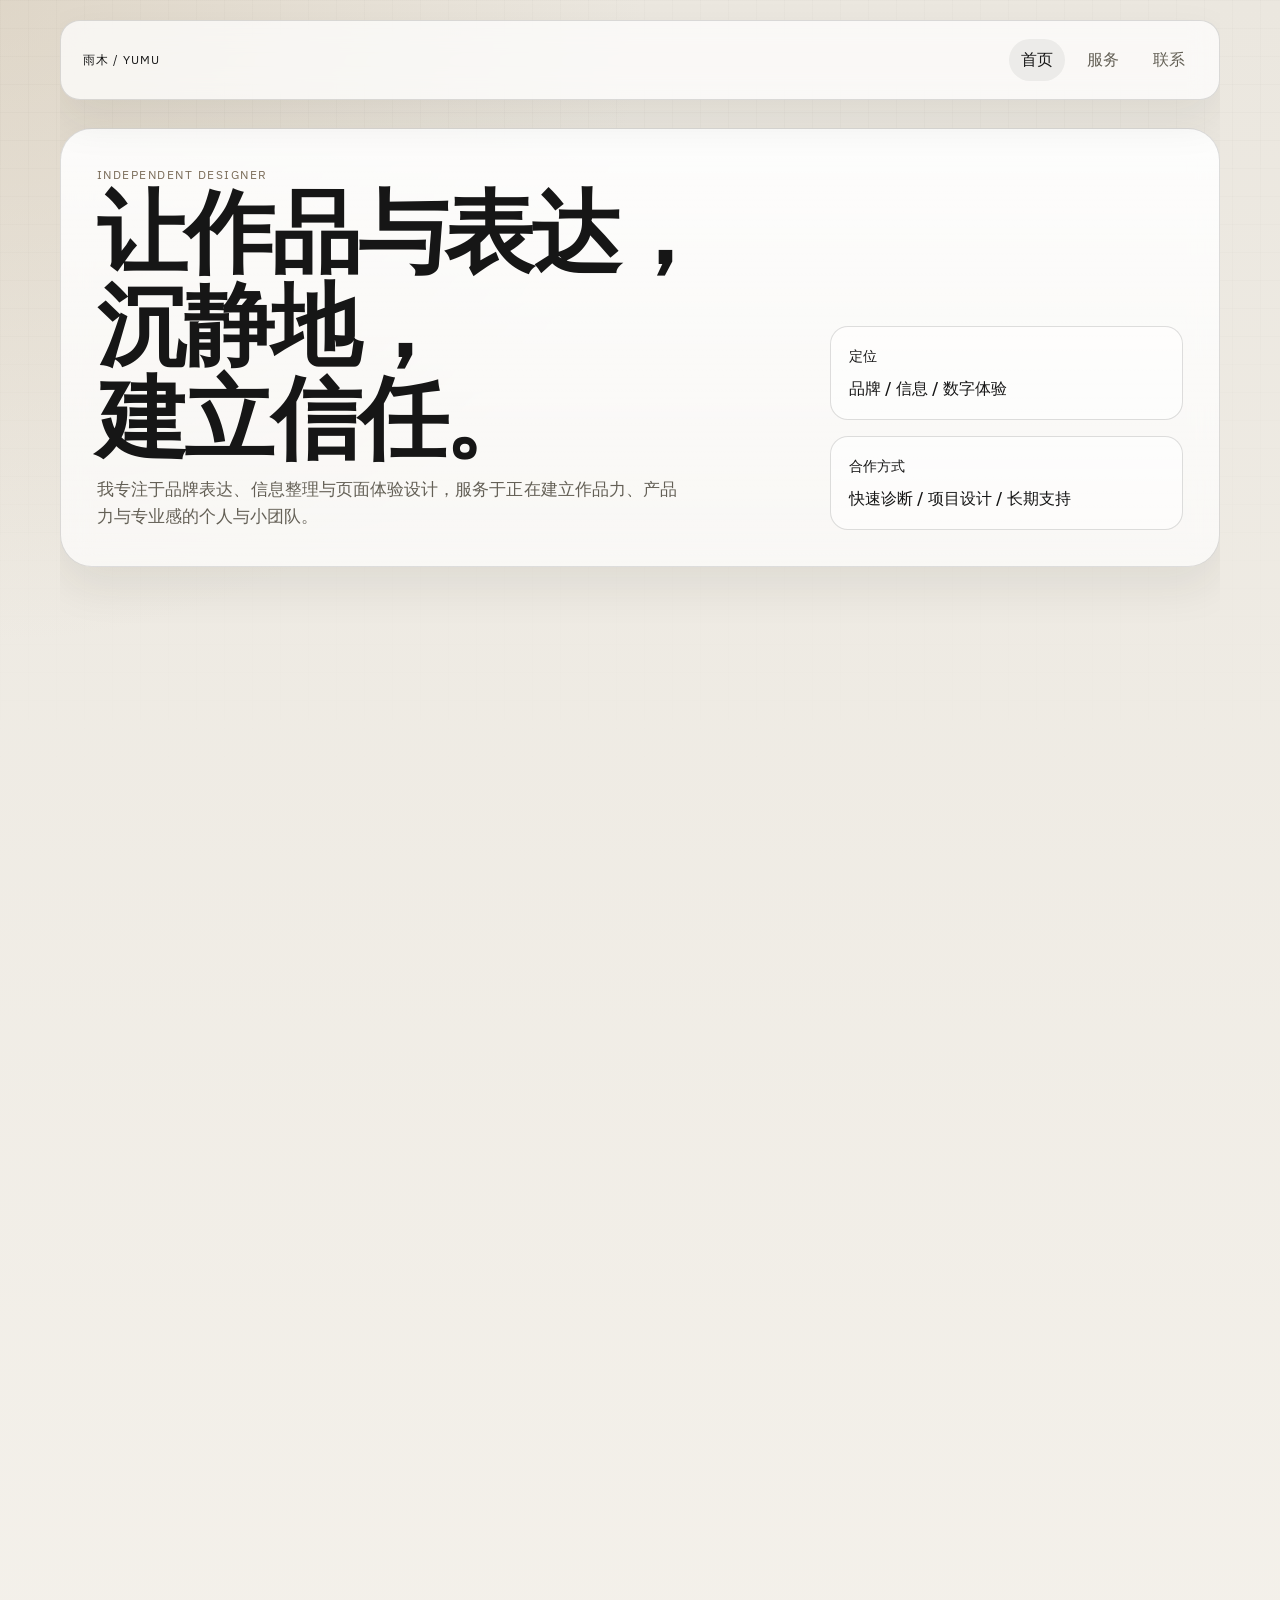
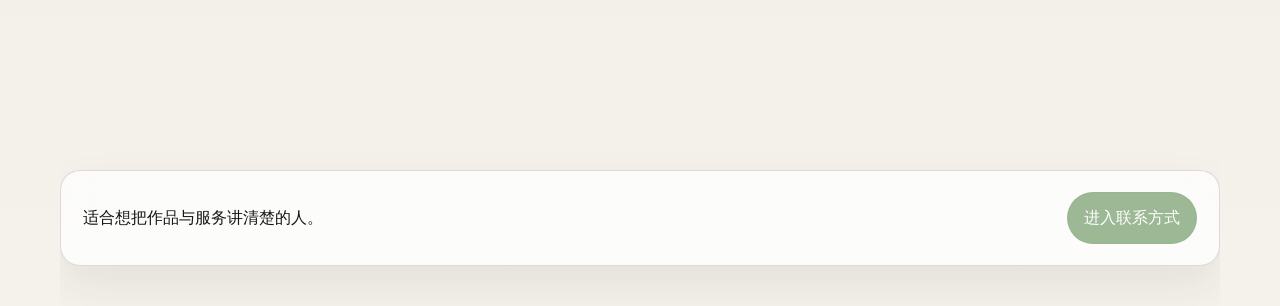
<file: index.html>
<!DOCTYPE html>
<html lang="zh-CN">
<head>
  <meta charset="UTF-8">
  <meta name="viewport" content="width=device-width, initial-scale=1.0, viewport-fit=cover">
  <title>个人品牌网站 | 设计作品与服务</title>
  <meta
    name="description"
    content="简洁、理性的个人品牌网站首页，用于展示设计作品、服务能力与合作方式。"
  >
  <link rel="preconnect" href="https://fonts.googleapis.com">
  <link rel="preconnect" href="https://fonts.gstatic.com" crossorigin>
  <link
    href="https://fonts.googleapis.com/css2?family=IBM+Plex+Sans:wght@400;500;600&family=Newsreader:opsz,wght@6..72,500;6..72,600&display=swap"
    rel="stylesheet"
  >
  <link rel="stylesheet" href="styles.css">
</head>
<body>
  <div class="intro-overlay" aria-hidden="true">
    <div class="intro-mark">
      <p class="intro-cn">雨木</p>
      <p class="intro-en">YUMU</p>
    </div>
  </div>
  <div class="site-shell">
    <header class="site-header">
      <a class="brand" href="index.html">雨木 / YUMU</a>
      <nav class="site-nav" aria-label="主导航">
        <a href="index.html" aria-current="page">首页</a>
        <a href="services.html">服务</a>
        <a href="contact.html">联系</a>
      </nav>
    </header>

    <main>
      <section class="hero reveal is-visible">
        <div class="hero-copy">
          <p class="eyebrow">Independent Designer</p>
          <h1>让作品与表达，<br>沉静地，<br>建立信任。</h1>
          <p class="lead">
            我专注于品牌表达、信息整理与页面体验设计，服务于正在建立作品力、产品力与专业感的个人与小团队。
          </p>
        </div>
        <div class="hero-meta">
          <div class="metric">
            <span>定位</span>
            <strong>品牌 / 信息 / 数字体验</strong>
          </div>
          <div class="metric">
            <span>合作方式</span>
            <strong>快速诊断 / 项目设计 / 长期支持</strong>
          </div>
        </div>
      </section>

      <section class="section-grid reveal">
        <div class="section-intro reveal-soft">
          <p class="eyebrow">Selected Works</p>
          <h2>服务内容</h2>
        </div>
        <div class="cards cards-works">
          <article class="card work-card reveal-soft">
            <video
              class="card-visual js-card-video"
              autoplay
              muted
              loop
              playsinline
              webkit-playsinline="true"
              x5-playsinline="true"
              x5-video-player-type="h5-page"
              x5-video-player-fullscreen="false"
              preload="auto"
              disablepictureinpicture
            >
              <source src="assets/videos/1.mp4" type="video/mp4">
            </video>
            <div class="card-body">
              <p class="card-tag">品牌系统</p>
              <h3>咨询型个人品牌重塑</h3>
              <p>
                围绕信任感与专业密度，重构品牌叙事、视觉语言与官网落点，让访问者更快理解“你是谁、能解决什么问题”。
              </p>
            </div>
          </article>

          <article class="card work-card reveal-soft delay-1">
            <video
              class="card-visual js-card-video"
              autoplay
              muted
              loop
              playsinline
              webkit-playsinline="true"
              x5-playsinline="true"
              x5-video-player-type="h5-page"
              x5-video-player-fullscreen="false"
              preload="auto"
              disablepictureinpicture
            >
              <source src="assets/videos/2.mp4" type="video/mp4">
            </video>
            <div class="card-body">
              <p class="card-tag">网站体验</p>
              <h3>作品集网站与转化路径设计</h3>
              <p>
                从页面节奏、案例组织到服务入口，建立更清晰的浏览路线，让作品展示与业务转化不是两件分开的事。
              </p>
            </div>
          </article>

          <article class="card work-card reveal-soft delay-2">
            <video
              class="card-visual js-card-video"
              autoplay
              muted
              loop
              playsinline
              webkit-playsinline="true"
              x5-playsinline="true"
              x5-video-player-type="h5-page"
              x5-video-player-fullscreen="false"
              preload="auto"
              disablepictureinpicture
            >
              <source src="assets/videos/3.mp4" type="video/mp4">
            </video>
            <div class="card-body">
              <p class="card-tag">信息整理</p>
              <h3>复杂服务内容的可读化表达</h3>
              <p>
                通过模块化内容结构和理性排版，把抽象的方法论、流程与专业服务，转译成容易判断和信任的信息界面。
              </p>
            </div>
          </article>
        </div>
      </section>

      <section class="section-grid section-accent reveal">
        <div class="section-intro reveal-soft">
          <p class="eyebrow">Service Highlight</p>
          <h2>快速诊断 49.9</h2>
        </div>
        <div class="feature-panel reveal-soft delay-1">
          <p class="feature-text">
            面向个人品牌主页、作品集、落地页或服务介绍页的轻量诊断服务。你会获得一份聚焦问题优先级的建议，快速识别当前表达中最影响信任感、可读性与转化的关键环节。
          </p>
          <div class="feature-list">
            <div>
              <span>适合对象</span>
              <strong>作品集不知道怎么改、反复修改也找不到方向的人</strong>
            </div>
            <div>
              <span>交付形式</span>
              <strong>诊断摘要 + 结构建议 + 3 个优先动作</strong>
            </div>
            <div>
              <span>价格</span>
              <strong>49.9</strong>
            </div>
          </div>
          <a class="button" href="services.html">查看服务详情</a>
        </div>
      </section>

      <section class="section-grid section-judgement reveal">
        <div class="section-intro reveal-soft">
          <p class="eyebrow">Why Work Together</p>
          <h2>我提供的不只是视觉，<br>而是判断与取舍。</h2>
        </div>
        <div class="notes">
          <article class="note reveal-soft">
            <h3>聚焦本质问题</h3>
            <p>优先处理品牌表达不清、页面层级混乱、作品缺少说服力等根因，而不是只做表层美化。</p>
          </article>
          <article class="note reveal-soft delay-1">
            <h3>解决“看起来不专业”</h3>
            <p>帮你理顺页面结构和视觉重点，减少杂乱、堆砌和自我感动式表达，让整体观感更成熟、更可信。</p>
          </article>
          <article class="note reveal-soft delay-2">
            <h3>解决“改了很多还是没效果”</h3>
            <p>帮你找到真正影响理解和转化的关键问题，避免反复改细节却始终抓不住重点，让修改更有方向。</p>
          </article>
        </div>
      </section>
    </main>

    <footer class="site-footer">
      <p>适合想把作品与服务讲清楚的人。</p>
      <a href="contact.html">进入联系方式</a>
    </footer>
  </div>
  <script src="script.js"></script>
</body>
</html>
</file>
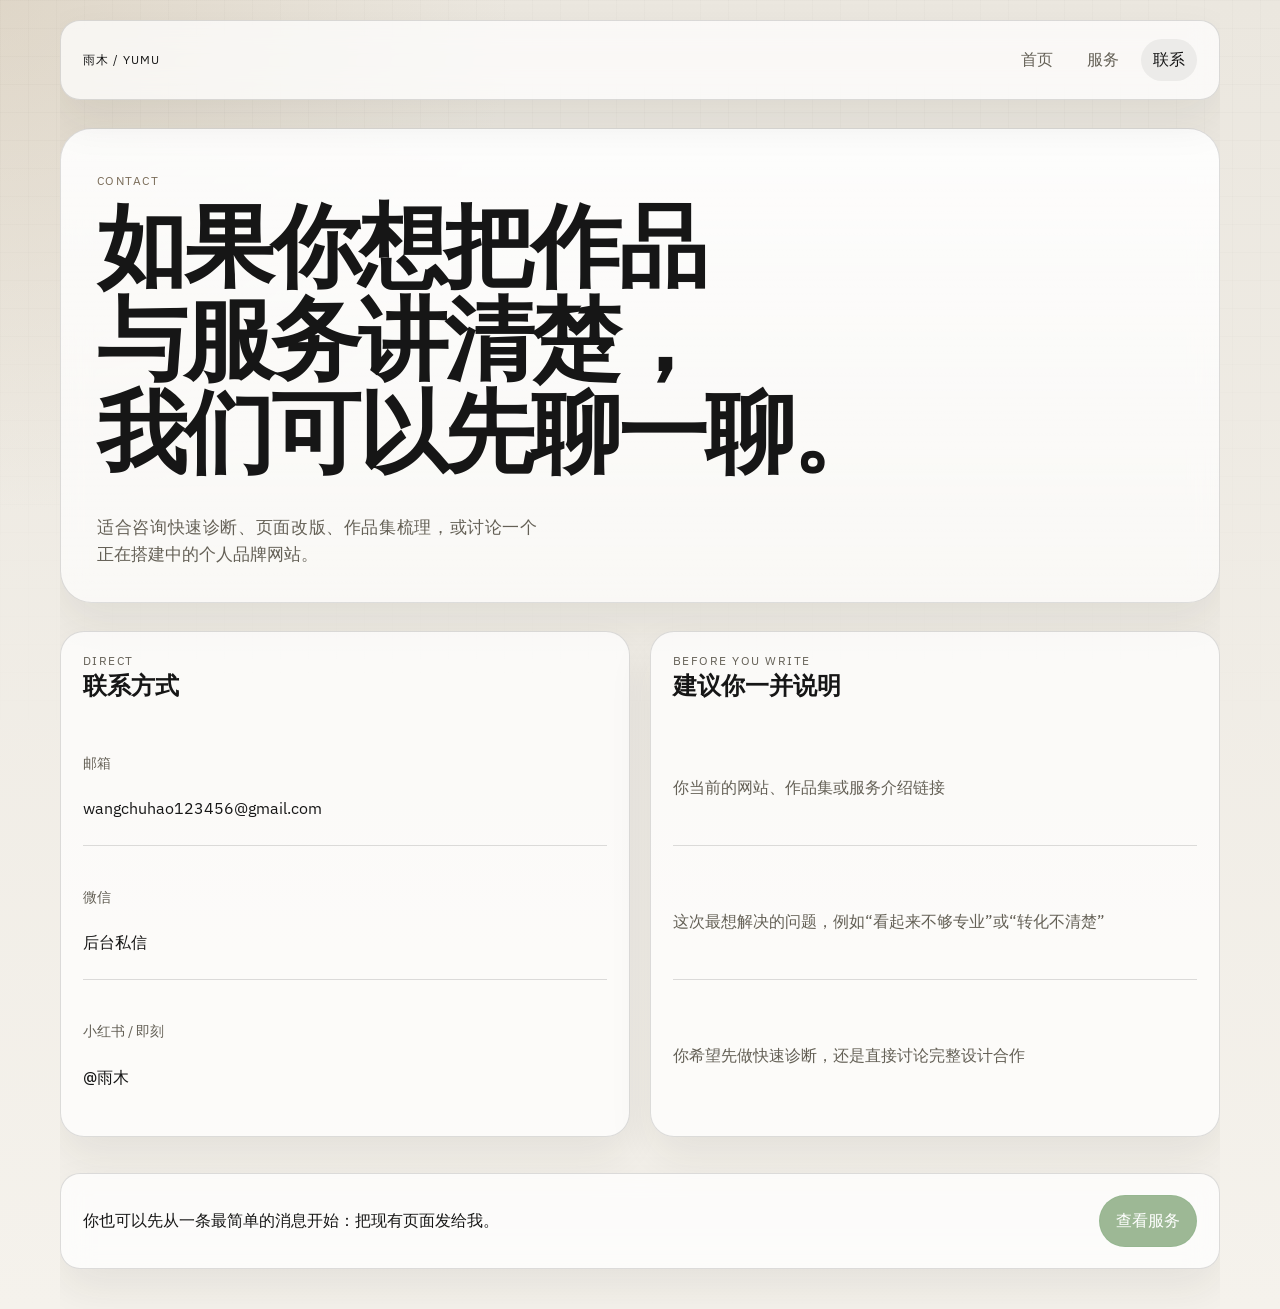
<file: contact.html>
<!DOCTYPE html>
<html lang="zh-CN">
<head>
  <meta charset="UTF-8">
  <meta name="viewport" content="width=device-width, initial-scale=1.0, viewport-fit=cover">
  <title>联系 | 个人品牌网站</title>
  <meta
    name="description"
    content="通过邮箱、微信或社交平台发起合作咨询，适合个人品牌与设计服务沟通。"
  >
  <link rel="preconnect" href="https://fonts.googleapis.com">
  <link rel="preconnect" href="https://fonts.gstatic.com" crossorigin>
  <link
    href="https://fonts.googleapis.com/css2?family=IBM+Plex+Sans:wght@400;500;600&family=Newsreader:opsz,wght@6..72,500;6..72,600&display=swap"
    rel="stylesheet"
  >
  <link rel="stylesheet" href="styles.css">
</head>
<body>
  <div class="site-shell">
    <header class="site-header">
      <a class="brand" href="index.html">雨木 / YUMU</a>
      <nav class="site-nav" aria-label="主导航">
        <a href="index.html">首页</a>
        <a href="services.html">服务</a>
        <a href="contact.html" aria-current="page">联系</a>
      </nav>
    </header>

    <main>
      <section class="page-hero reveal is-visible">
        <p class="eyebrow">Contact</p>
        <h1>如果你想把作品与服务讲清楚，<br>我们可以先聊一聊。</h1>
        <p class="lead narrow">
          适合咨询快速诊断、页面改版、作品集梳理，或讨论一个正在搭建中的个人品牌网站。
        </p>
      </section>

      <section class="contact-layout reveal">
        <article class="contact-card reveal-soft">
          <p class="card-tag">Direct</p>
          <h2>联系方式</h2>
          <ul class="contact-list">
            <li>
              <span>邮箱</span>
              <a href="mailto:wangchuhao123456@gmail.com">wangchuhao123456@gmail.com</a>
            </li>
            <li>
              <span>微信</span>
              <strong>后台私信</strong>
            </li>
            <li>
              <span>小红书 / 即刻</span>
              <strong>@雨木</strong>
            </li>
          </ul>
        </article>

        <article class="contact-card reveal-soft delay-1">
          <p class="card-tag">Before You Write</p>
          <h2>建议你一并说明</h2>
          <ul class="brief-list">
            <li>你当前的网站、作品集或服务介绍链接</li>
            <li>这次最想解决的问题，例如“看起来不够专业”或“转化不清楚”</li>
            <li>你希望先做快速诊断，还是直接讨论完整设计合作</li>
          </ul>
        </article>
      </section>
    </main>

    <footer class="site-footer">
      <p>你也可以先从一条最简单的消息开始：把现有页面发给我。</p>
      <a href="services.html">查看服务</a>
    </footer>
  </div>
  <script src="script.js"></script>
</body>
</html>
</file>
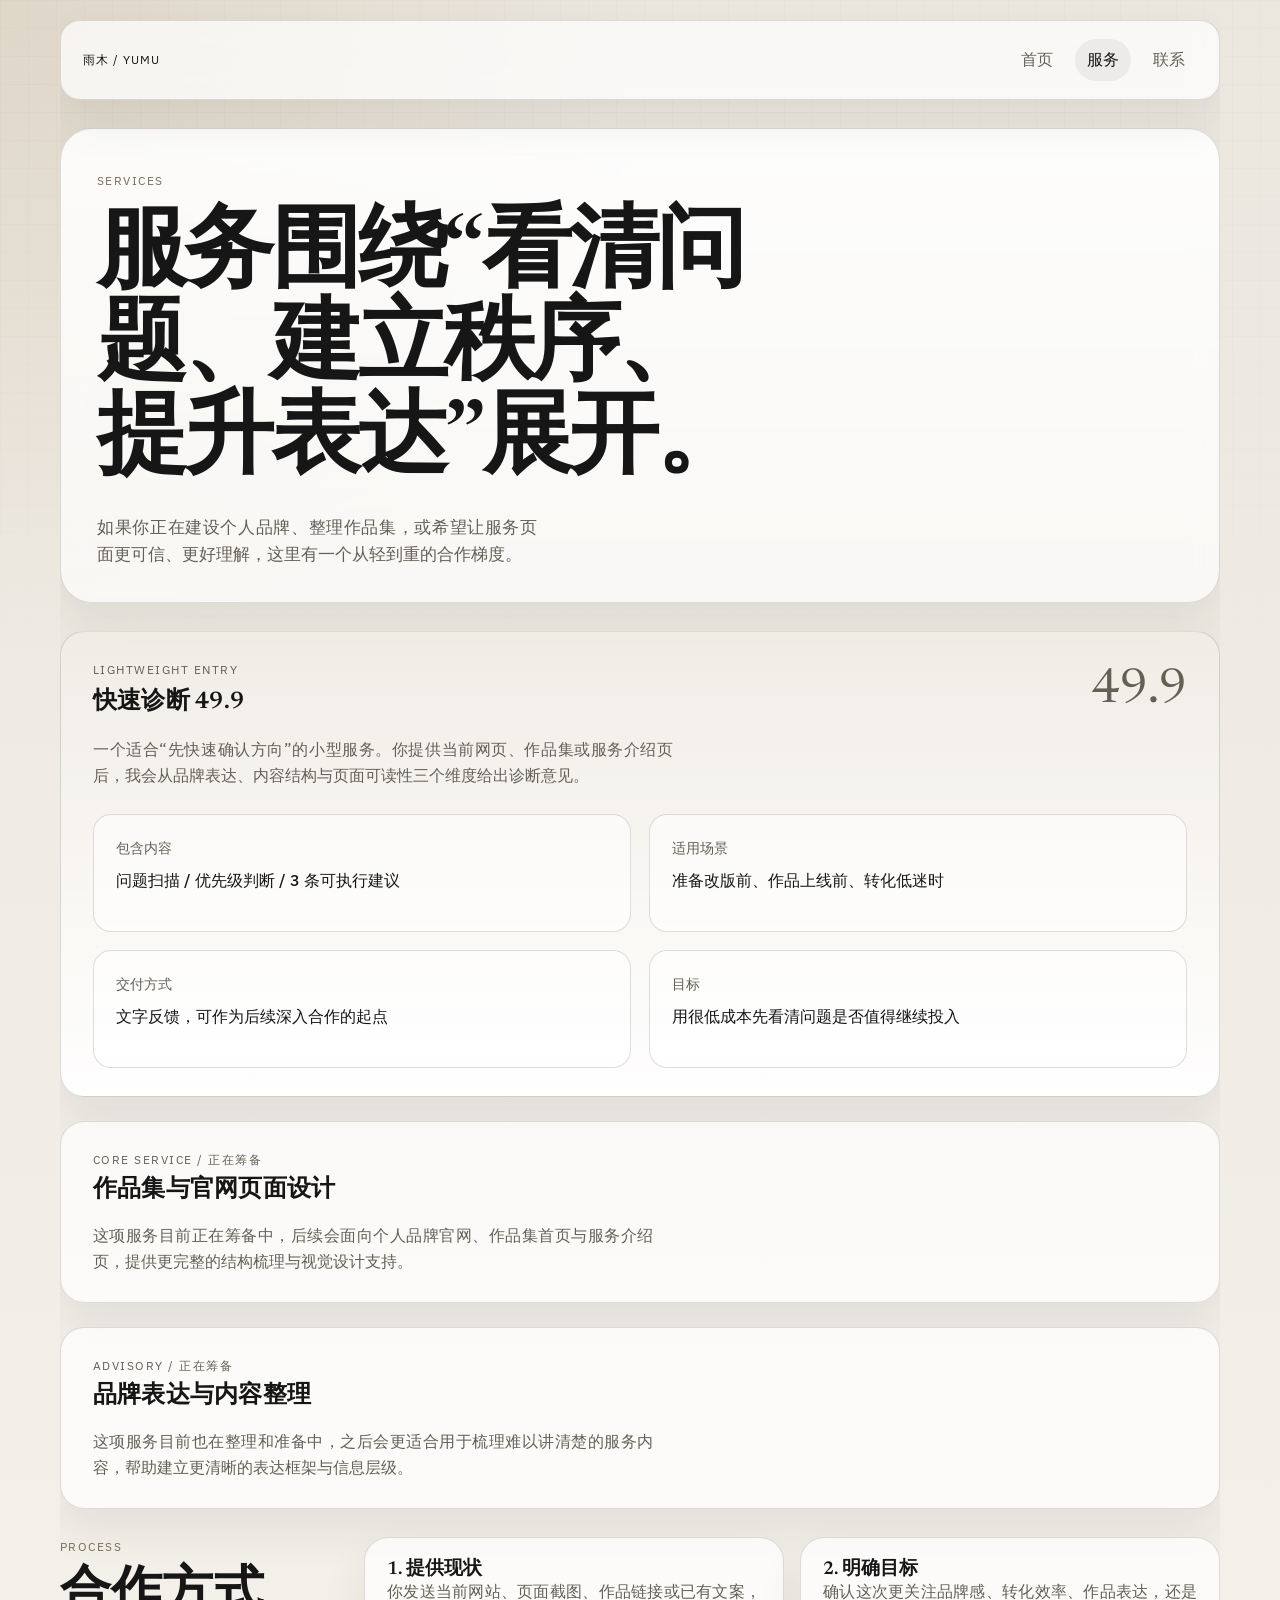
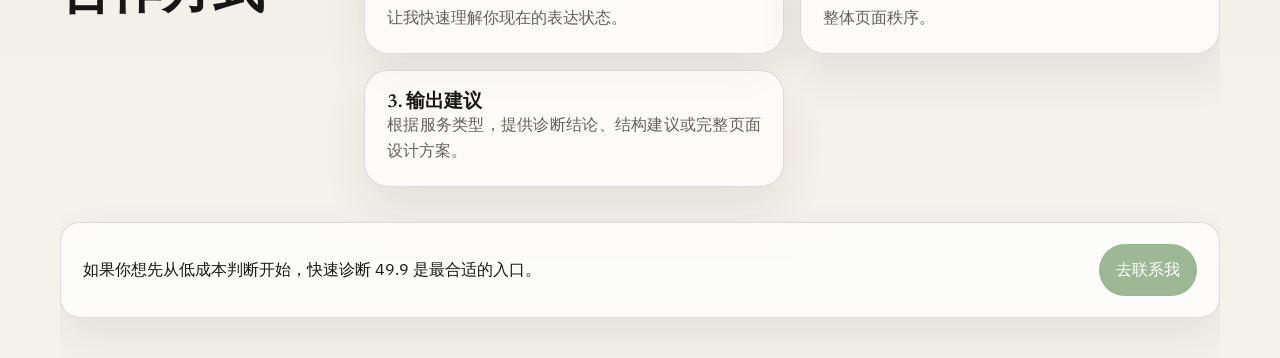
<file: services.html>
<!DOCTYPE html>
<html lang="zh-CN">
<head>
  <meta charset="UTF-8">
  <meta name="viewport" content="width=device-width, initial-scale=1.0, viewport-fit=cover">
  <title>服务 | 个人品牌网站</title>
  <meta
    name="description"
    content="查看快速诊断 49.9 与设计服务内容，了解合作对象、交付方式和合作流程。"
  >
  <link rel="preconnect" href="https://fonts.googleapis.com">
  <link rel="preconnect" href="https://fonts.gstatic.com" crossorigin>
  <link
    href="https://fonts.googleapis.com/css2?family=IBM+Plex+Sans:wght@400;500;600&family=Newsreader:opsz,wght@6..72,500;6..72,600&display=swap"
    rel="stylesheet"
  >
  <link rel="stylesheet" href="styles.css">
</head>
<body>
  <div class="site-shell">
    <header class="site-header">
      <a class="brand" href="index.html">雨木 / YUMU</a>
      <nav class="site-nav" aria-label="主导航">
        <a href="index.html">首页</a>
        <a href="services.html" aria-current="page">服务</a>
        <a href="contact.html">联系</a>
      </nav>
    </header>

    <main>
      <section class="page-hero reveal is-visible">
        <p class="eyebrow">Services</p>
        <h1>服务围绕“看清问题、建立秩序、提升表达”展开。</h1>
        <p class="lead narrow">
          如果你正在建设个人品牌、整理作品集，或希望让服务页面更可信、更好理解，这里有一个从轻到重的合作梯度。
        </p>
      </section>

      <section class="service-stack reveal">
        <article class="service-card featured-service reveal-soft">
          <div class="service-head">
            <div>
              <p class="card-tag">Lightweight Entry</p>
              <h2>快速诊断 49.9</h2>
            </div>
            <p class="price">49.9</p>
          </div>
          <p>
            一个适合“先快速确认方向”的小型服务。你提供当前网页、作品集或服务介绍页后，我会从品牌表达、内容结构与页面可读性三个维度给出诊断意见。
          </p>
          <div class="two-col-list">
            <div>
              <span>包含内容</span>
              <strong>问题扫描 / 优先级判断 / 3 条可执行建议</strong>
            </div>
            <div>
              <span>适用场景</span>
              <strong>准备改版前、作品上线前、转化低迷时</strong>
            </div>
            <div>
              <span>交付方式</span>
              <strong>文字反馈，可作为后续深入合作的起点</strong>
            </div>
            <div>
              <span>目标</span>
              <strong>用很低成本先看清问题是否值得继续投入</strong>
            </div>
          </div>
        </article>

        <article class="service-card reveal-soft delay-1">
          <div class="service-head">
            <div>
              <p class="card-tag">Core Service / 正在筹备</p>
              <h2>作品集与官网页面设计</h2>
            </div>
          </div>
          <p>
            这项服务目前正在筹备中，后续会面向个人品牌官网、作品集首页与服务介绍页，提供更完整的结构梳理与视觉设计支持。
          </p>
        </article>

        <article class="service-card reveal-soft delay-2">
          <div class="service-head">
            <div>
              <p class="card-tag">Advisory / 正在筹备</p>
              <h2>品牌表达与内容整理</h2>
            </div>
          </div>
          <p>
            这项服务目前也在整理和准备中，之后会更适合用于梳理难以讲清楚的服务内容，帮助建立更清晰的表达框架与信息层级。
          </p>
        </article>
      </section>

      <section class="section-grid reveal">
        <div class="section-intro reveal-soft">
          <p class="eyebrow">Process</p>
          <h2>合作方式</h2>
        </div>
        <div class="notes">
          <article class="note reveal-soft">
            <h3>1. 提供现状</h3>
            <p>你发送当前网站、页面截图、作品链接或已有文案，让我快速理解你现在的表达状态。</p>
          </article>
          <article class="note reveal-soft delay-1">
            <h3>2. 明确目标</h3>
            <p>确认这次更关注品牌感、转化效率、作品表达，还是整体页面秩序。</p>
          </article>
          <article class="note reveal-soft delay-2">
            <h3>3. 输出建议</h3>
            <p>根据服务类型，提供诊断结论、结构建议或完整页面设计方案。</p>
          </article>
        </div>
      </section>
    </main>

    <footer class="site-footer">
      <p>如果你想先从低成本判断开始，快速诊断 49.9 是最合适的入口。</p>
      <a href="contact.html">去联系我</a>
    </footer>
  </div>
  <script src="script.js"></script>
</body>
</html>
</file>
<file: styles.css>
:root {
  --bg: #f2f0ea;
  --surface: rgba(255, 255, 255, 0.72);
  --surface-strong: rgba(255, 255, 255, 0.9);
  --text: #161616;
  --muted: #646056;
  --line: rgba(22, 22, 22, 0.14);
  --accent: #c8b79d;
  --accent-deep: #7b6d5a;
  --shadow: 0 20px 45px rgba(43, 36, 27, 0.08);
  --max-width: 1160px;
}

* {
  box-sizing: border-box;
}

html {
  scroll-behavior: smooth;
  -webkit-text-size-adjust: 100%;
  text-size-adjust: 100%;
}

body {
  margin: 0;
  color: var(--text);
  font-family: "IBM Plex Sans", sans-serif;
  background:
    radial-gradient(circle at top left, rgba(200, 183, 157, 0.35), transparent 28%),
    linear-gradient(180deg, #ebe7df 0%, #f5f2ec 100%);
  line-height: 1.6;
  overflow-x: hidden;
}

body.is-intro-active {
  overflow: hidden;
}

body::before {
  position: fixed;
  inset: 0;
  z-index: -1;
  background-image:
    linear-gradient(rgba(22, 22, 22, 0.03) 1px, transparent 1px),
    linear-gradient(90deg, rgba(22, 22, 22, 0.03) 1px, transparent 1px);
  background-size: 28px 28px;
  content: "";
  mask-image: linear-gradient(180deg, rgba(0, 0, 0, 0.55), transparent 90%);
}

a {
  color: inherit;
  text-decoration: none;
}

img,
video {
  display: block;
  max-width: 100%;
}

.site-shell {
  width: min(calc(100% - 32px), var(--max-width));
  margin: 0 auto;
  padding: 20px 0 40px;
  overflow-x: clip;
}

.js-ready .reveal {
  opacity: 0;
  transform: translateY(26px);
  transition:
    opacity 700ms ease,
    transform 700ms cubic-bezier(0.2, 0.75, 0.18, 1);
  will-change: opacity, transform;
}

.js-ready .reveal.is-visible {
  opacity: 1;
  transform: translateY(0);
}

.js-ready .reveal-soft {
  opacity: 0;
  transform: translateY(18px);
  transition:
    opacity 560ms ease,
    transform 560ms cubic-bezier(0.2, 0.75, 0.18, 1);
  will-change: opacity, transform;
}

.js-ready .reveal-soft.is-visible {
  opacity: 1;
  transform: translateY(0);
}

.js-ready .delay-1 {
  transition-delay: 80ms;
}

.js-ready .delay-2 {
  transition-delay: 160ms;
}

.js-ready .delay-3 {
  transition-delay: 240ms;
}

.site-header,
.site-footer,
.hero,
.page-hero,
.feature-panel,
.contact-card,
.service-card,
.note,
.card {
  backdrop-filter: blur(14px);
}

.site-header,
.site-footer {
  display: flex;
  align-items: center;
  justify-content: space-between;
  gap: 16px;
  padding: 18px 22px;
  border: 1px solid var(--line);
  border-radius: 20px;
  background: var(--surface);
  box-shadow: var(--shadow);
}

.site-header {
  position: sticky;
  top: 18px;
  z-index: 10;
}

.brand {
  letter-spacing: 0.08em;
  text-transform: uppercase;
  font-size: 0.78rem;
}

.intro-overlay {
  position: fixed;
  inset: 0;
  display: grid;
  place-items: center;
  padding: 24px;
  background:
    radial-gradient(circle at 20% 20%, rgba(200, 183, 157, 0.26), transparent 26%),
    linear-gradient(180deg, rgba(242, 240, 234, 0.98), rgba(235, 231, 223, 0.96));
  z-index: 50;
  pointer-events: none;
  opacity: 0;
  visibility: hidden;
}

.is-intro-active .intro-overlay {
  opacity: 1;
  visibility: visible;
}

.intro-mark {
  display: grid;
  justify-items: center;
  gap: 10px;
}

.intro-cn,
.intro-en {
  margin: 0;
  color: var(--text);
}

.intro-cn {
  font-family: "Newsreader", serif;
  font-size: clamp(4rem, 12vw, 8rem);
  line-height: 0.95;
  letter-spacing: 0.04em;
  animation: introJump 1s cubic-bezier(0.2, 0.75, 0.18, 1) both;
}

.intro-en {
  font-size: clamp(0.95rem, 2vw, 1.2rem);
  letter-spacing: 0.45em;
  text-transform: uppercase;
  color: var(--muted);
  animation: introFloat 1s ease-out 120ms both;
}

body.is-intro-fadeout .intro-overlay {
  animation: introFadeOut 720ms ease forwards;
}

.site-nav {
  display: flex;
  gap: 10px;
  flex-wrap: wrap;
}

.site-nav a {
  padding: 8px 12px;
  border-radius: 999px;
  color: var(--muted);
}

.site-nav a[aria-current="page"],
.site-nav a:hover,
.button:hover,
.site-footer a:hover {
  background: rgba(22, 22, 22, 0.06);
  color: var(--text);
}

main {
  display: grid;
  gap: 28px;
  padding: 28px 0;
}

.hero,
.page-hero {
  display: grid;
  gap: 28px;
  padding: 36px;
  border: 1px solid var(--line);
  border-radius: 32px;
  background: linear-gradient(180deg, var(--surface-strong), rgba(255, 255, 255, 0.65));
  box-shadow: var(--shadow);
}

.hero {
  grid-template-columns: minmax(0, 1.4fr) minmax(280px, 0.7fr);
  align-items: end;
}

.hero h1,
.page-hero h1,
.section-intro h2,
.contact-card h2,
.service-card h2,
.note h3,
.card h3 {
  margin: 0;
  font-family: "Newsreader", serif;
  font-weight: 600;
  line-height: 1.04;
}

.hero h1,
.page-hero h1 {
  max-width: 12ch;
  font-size: clamp(2.8rem, 7vw, 5.6rem);
  text-wrap: balance;
  letter-spacing: -0.035em;
}

.hero h1 {
  max-width: 9ch;
  word-break: keep-all;
  overflow-wrap: normal;
}

.page-hero {
  gap: 18px;
  padding: 42px 36px 34px;
}

.page-hero .eyebrow {
  margin-bottom: 2px;
}

.page-hero h1 {
  max-width: 14ch;
}

.page-hero .lead {
  max-width: 44ch;
  padding-top: 6px;
}

.lead {
  max-width: 58ch;
  margin: 0;
  color: var(--muted);
  font-size: 1.05rem;
  text-align: justify;
  text-justify: inter-ideograph;
}

.narrow {
  max-width: 48ch;
}

.eyebrow,
.card-tag {
  margin: 0 0 12px;
  color: var(--accent-deep);
  font-size: 0.78rem;
  letter-spacing: 0.12em;
  text-transform: uppercase;
}

.hero-meta,
.feature-list,
.two-col-list,
.contact-list,
.brief-list,
.notes,
.cards {
  display: grid;
  gap: 16px;
}

.metric,
.feature-list div,
.two-col-list div {
  padding: 18px;
  border: 1px solid var(--line);
  border-radius: 18px;
  background: rgba(255, 255, 255, 0.56);
}

.hero .metric {
  border: 1px solid var(--line);
  background: rgba(255, 255, 255, 0.56);
}

.hero .metric span,
.hero .metric strong {
  color: inherit;
}

.metric span,
.feature-list span,
.two-col-list span,
.contact-list span {
  display: block;
  margin-bottom: 8px;
  color: var(--muted);
  font-size: 0.88rem;
}

.metric strong,
.feature-list strong,
.two-col-list strong,
.contact-list strong {
  font-weight: 500;
  overflow-wrap: anywhere;
}

.section-grid {
  display: grid;
  grid-template-columns: minmax(210px, 280px) minmax(0, 1fr);
  gap: 24px;
  align-items: start;
}

.section-accent .feature-panel {
  background:
    linear-gradient(180deg, rgba(199, 184, 159, 0.22), rgba(255, 255, 255, 0.76)),
    rgba(255, 255, 255, 0.8);
}

.section-intro {
  position: sticky;
  top: 108px;
}

.section-intro h2 {
  font-size: clamp(1.9rem, 4vw, 3.2rem);
}

.section-judgement .section-intro h2 {
  max-width: 8ch;
  line-height: 0.98;
  letter-spacing: -0.03em;
  text-align: left;
  text-justify: auto;
}

.cards-works {
  grid-template-columns: repeat(3, minmax(0, 1fr));
}

.card,
.service-card,
.contact-card,
.note,
.feature-panel {
  padding: 22px;
  border: 1px solid var(--line);
  border-radius: 24px;
  background: var(--surface);
  box-shadow: var(--shadow);
}

.contact-card {
  display: grid;
  grid-template-rows: auto auto 1fr;
  gap: 10px;
}

.contact-card .card-tag {
  margin: 0;
  line-height: 1;
}

.contact-card h2 {
  margin-top: 0;
  line-height: 1;
}

.card-body p,
.service-card p,
.feature-text,
.note p,
.contact-card p,
.brief-list li {
  margin: 0;
  color: var(--muted);
  overflow-wrap: anywhere;
}

.card-body {
  display: grid;
  gap: 12px;
}

.card-body .card-tag {
  margin: 0;
  font-size: 0.72rem;
  letter-spacing: 0.14em;
}

.card h3 {
  font-size: clamp(1.5rem, 2vw, 2rem);
  line-height: 1.08;
  letter-spacing: -0.015em;
}

.card-body p:last-child {
  font-size: 1rem;
  line-height: 1.75;
}

.note p {
  text-align: justify;
  text-justify: inter-ideograph;
}

.card-visual {
  aspect-ratio: 4 / 3;
  display: block;
  width: 100%;
  border-radius: 18px;
  margin-bottom: 18px;
  object-fit: cover;
  background: linear-gradient(180deg, #e6dbcb 0%, #c0b09a 100%);
}

.card-visual.is-interactive {
  cursor: pointer;
}

.button,
.site-footer a {
  display: inline-flex;
  width: fit-content;
  padding: 12px 16px;
  border: 1px solid rgba(146, 182, 142, 0.65);
  border-radius: 999px;
  background: #9db895;
  color: #ffffff;
  transition: background-color 180ms ease, color 180ms ease, transform 180ms ease;
}

.button:hover,
.site-footer a:hover {
  transform: translateY(-1px);
  background: #89a880;
  color: #ffffff;
}

.feature-panel {
  display: grid;
  gap: 18px;
}

.feature-list,
.two-col-list,
.notes {
  grid-template-columns: repeat(2, minmax(0, 1fr));
}

.service-stack,
.contact-layout {
  display: grid;
  gap: 20px;
}

.service-stack {
  gap: 24px;
}

.service-head {
  display: flex;
  justify-content: space-between;
  align-items: flex-start;
  gap: 20px;
}

.service-card {
  display: grid;
  gap: 22px;
  padding: 28px 32px;
}

.service-card > p {
  max-width: 56ch;
  margin-top: -2px;
  text-align: justify;
  text-justify: inter-ideograph;
}

.service-head > div {
  display: grid;
  gap: 8px;
}

.service-head .card-tag {
  margin: 0;
}

.service-head h2 {
  max-width: none;
  letter-spacing: 0.01em;
  white-space: nowrap;
}

.price {
  margin: 0;
  font-size: clamp(1.8rem, 4vw, 3rem);
  font-family: "Newsreader", serif;
  line-height: 1;
  color: var(--accent-deep);
}

.featured-service {
  background:
    linear-gradient(180deg, rgba(199, 184, 159, 0.22), rgba(255, 255, 255, 0.76)),
    rgba(255, 255, 255, 0.8);
}

.featured-service {
  gap: 24px;
}

.featured-service .service-head {
  align-items: end;
}

.featured-service .service-head > div {
  gap: 10px;
}

.featured-service > p {
  max-width: 58ch;
}

.featured-service .two-col-list {
  gap: 18px;
  margin-top: 2px;
}

.featured-service .two-col-list div {
  min-height: 118px;
  padding: 22px;
}

.contact-layout {
  grid-template-columns: repeat(2, minmax(0, 1fr));
  align-items: stretch;
}

.contact-list,
.brief-list {
  list-style: none;
  padding: 0;
  margin: 18px 0 0;
}

.contact-list li,
.brief-list li {
  display: flex;
  align-items: center;
  min-height: 118px;
  padding: 18px 0;
  border-bottom: 1px solid var(--line);
}

.contact-list li:last-child,
.brief-list li:last-child {
  border-bottom: 0;
}

.contact-list li {
  align-items: flex-start;
  flex-direction: column;
  justify-content: center;
  gap: 14px;
}

.contact-list a,
.brief-list li,
.lead,
.service-card > p,
.note p {
  overflow-wrap: anywhere;
  word-break: break-word;
}

.brief-list li {
  line-height: 1.65;
}

.site-footer {
  margin-top: 8px;
}

@media (prefers-reduced-motion: reduce) {
  .js-ready .reveal,
  .js-ready .reveal-soft,
  body.is-intro-fadeout .intro-overlay,
  .intro-cn,
  .intro-en {
    opacity: 1;
    transform: none;
    transition: none;
    animation: none;
  }
}

@keyframes introJump {
  0% {
    opacity: 0;
    transform: translateY(34px) scale(0.92);
  }

  45% {
    opacity: 1;
    transform: translateY(-10px) scale(1.03);
  }

  70% {
    transform: translateY(4px) scale(0.995);
  }

  100% {
    opacity: 1;
    transform: translateY(0) scale(1);
  }
}

@keyframes introFloat {
  0% {
    opacity: 0;
    transform: translateY(16px);
  }

  100% {
    opacity: 1;
    transform: translateY(0);
  }
}

@keyframes introFadeOut {
  0% {
    opacity: 1;
    visibility: visible;
  }

  100% {
    opacity: 0;
    visibility: hidden;
  }
}

@media (max-width: 980px) {
  .hero,
  .section-grid,
  .contact-layout,
  .cards-works,
  .feature-list,
  .two-col-list,
  .notes {
    grid-template-columns: 1fr;
  }

  .section-intro {
    position: static;
  }
}

@media (max-width: 720px) {
  .site-shell {
    width: min(calc(100% - 20px), var(--max-width));
    padding-top: 12px;
  }

  .site-header,
  .site-footer,
  .hero,
  .page-hero,
  .feature-panel,
  .contact-card,
  .service-card,
  .note,
  .card {
    border-radius: 20px;
  }

  .site-header,
  .site-footer {
    flex-direction: column;
    align-items: flex-start;
  }

  .site-header {
    gap: 18px;
    padding: 20px 22px;
  }

  .brand {
    font-size: 0.74rem;
    letter-spacing: 0.06em;
  }

  .site-nav {
    width: 100%;
    gap: 12px;
    justify-content: space-between;
  }

  .site-nav a {
    padding: 10px 16px;
    font-size: 1rem;
  }

  .hero,
  .page-hero {
    padding: 24px;
  }

  .hero h1,
  .page-hero h1 {
    max-width: none;
  }

  .hero {
    gap: 22px;
  }

  .hero-copy {
    display: grid;
    gap: 14px;
  }

  .hero .eyebrow,
  .page-hero .eyebrow {
    margin-bottom: 0;
    font-size: 0.72rem;
    letter-spacing: 0.14em;
  }

  .hero h1 {
    font-size: clamp(2.8rem, 12vw, 4rem);
    line-height: 0.98;
    letter-spacing: -0.03em;
    word-break: keep-all;
    overflow-wrap: anywhere;
    text-wrap: balance;
  }

  .page-hero h1 {
    font-size: clamp(2.4rem, 10.8vw, 3.5rem);
    line-height: 1.02;
    letter-spacing: -0.03em;
    word-break: keep-all;
    overflow-wrap: anywhere;
    text-wrap: balance;
  }

  .lead {
    font-size: 0.98rem;
    line-height: 1.75;
    text-align: left;
  }

  .hero-meta {
    gap: 14px;
  }

  .metric,
  .feature-list div,
  .two-col-list div {
    padding: 20px 18px;
  }

  .page-hero {
    gap: 16px;
    padding: 28px 24px;
  }

  .service-card {
    gap: 18px;
    padding: 24px;
  }

  .service-stack {
    gap: 18px;
  }

  .service-head {
    gap: 12px;
  }

  .service-head h2 {
    white-space: normal;
  }

  .service-card > p,
  .note p,
  .contact-card p,
  .brief-list li {
    text-align: left;
  }

  .featured-service .service-head {
    align-items: flex-start;
  }

  .price {
    font-size: clamp(1.8rem, 10vw, 2.8rem);
  }

  .contact-layout {
    gap: 18px;
  }

  .contact-card {
    padding: 24px;
  }

  .contact-card h2,
  .service-card h2 {
    font-size: clamp(1.8rem, 7.6vw, 2.4rem);
    line-height: 1.04;
    letter-spacing: -0.02em;
  }

  .contact-card {
    gap: 10px;
  }

  .contact-card h2 {
    margin-top: 0;
  }

  .contact-list,
  .brief-list {
    margin-top: 8px;
  }

  .contact-list li,
  .brief-list li {
    min-height: auto;
    padding: 18px 0;
  }

  .section-grid {
    gap: 18px;
  }

  .section-intro h2 {
    font-size: clamp(1.9rem, 9.2vw, 2.8rem);
    line-height: 1.02;
    letter-spacing: -0.03em;
    text-wrap: balance;
  }

  .card,
  .note,
  .feature-panel {
    padding: 24px;
  }

  .page-hero .lead,
  .hero .lead,
  .service-card > p,
  .brief-list li,
  .contact-list a {
    font-size: 0.96rem;
  }

  .intro-cn {
    letter-spacing: 0.02em;
  }

  .intro-en {
    letter-spacing: 0.28em;
  }
}

@media (max-width: 480px) {
  .site-shell {
    width: calc(100% - 16px);
    padding-top: 10px;
  }

  .site-header,
  .site-footer,
  .hero,
  .page-hero,
  .feature-panel,
  .contact-card,
  .service-card,
  .note,
  .card {
    padding: 20px;
    border-radius: 18px;
  }

  .site-header {
    padding: 18px 20px;
  }

  .site-nav {
    gap: 8px;
  }

  .site-nav a {
    flex: 1 1 0;
    min-width: 0;
    text-align: center;
    padding: 10px 0;
  }

  .hero,
  .page-hero {
    gap: 18px;
  }

  .hero h1 {
    font-size: clamp(2.35rem, 11vw, 3.2rem);
    max-width: 7ch;
  }

  .page-hero h1 {
    font-size: clamp(2.05rem, 9.6vw, 2.9rem);
    max-width: 10ch;
  }

  .section-intro h2 {
    font-size: clamp(1.7rem, 8.4vw, 2.4rem);
  }

  .contact-card h2,
  .service-card h2,
  .card h3 {
    font-size: clamp(1.55rem, 7vw, 2rem);
  }

  .card-body p:last-child,
  .note p,
  .service-card > p,
  .brief-list li,
  .contact-list a,
  .lead {
    font-size: 0.94rem;
    line-height: 1.7;
  }

  .price {
    font-size: clamp(1.7rem, 9vw, 2.3rem);
  }
}
</file>
